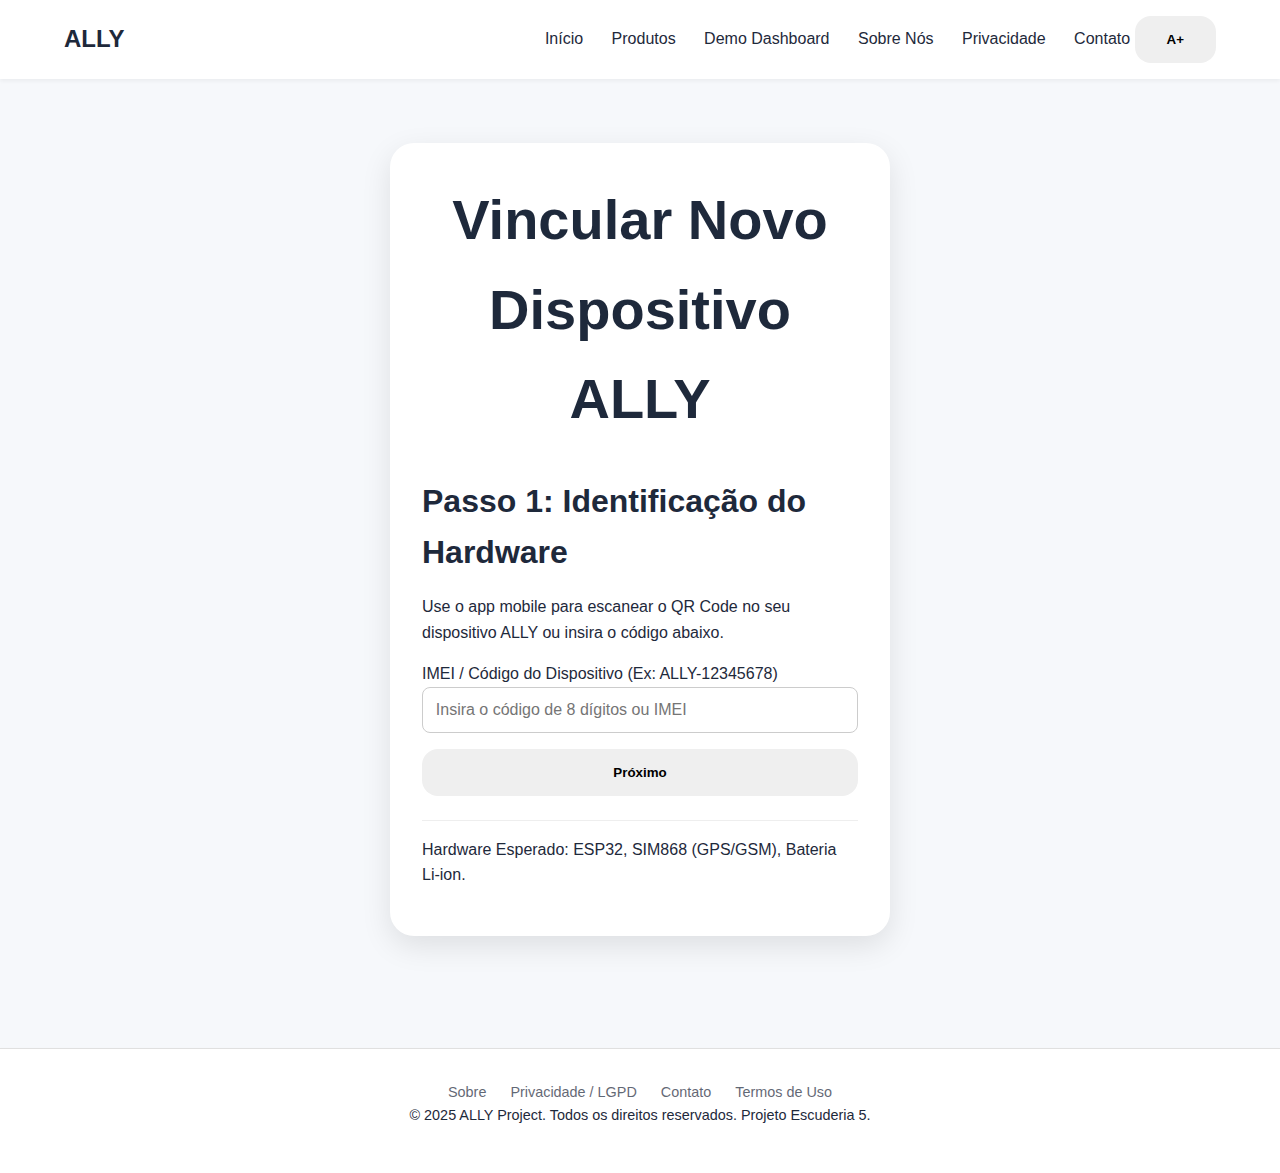
<file: onboarding.html>
<!DOCTYPE html>
<html lang="pt-BR">
<head>
    <meta charset="UTF-8">
    <meta name="viewport" content="width=device-width, initial-scale=1.0">
    <title>Vincular Dispositivo - ALLY</title>
    <link rel="stylesheet" href="styles.css">
    <link rel="manifest" href="manifest.json">
</head>
<body>

    <header class="header">
        <a href="index.html" class="logo">ALLY</a>
        <nav class="nav-menu">
            <a href="index.html">Início</a>
            <a href="produtos.html">Produtos</a>
            <a href="dashboard.html">Demo Dashboard</a>
            <a href="sobre.html">Sobre Nós</a>
            <a href="privacidade.html">Privacidade</a>
            <a href="contato.html">Contato</a>
            <button id="toggle-high-contrast" class="btn-secondary btn" aria-label="Alternar Modo Alto Contraste">A+</button>
        </nav>
    </header>

    <main>
        <section class="onboarding-flow">
            <h1 style="text-align: center; margin-bottom: 2rem;">Vincular Novo Dispositivo ALLY</h1>
            
            <form id="onboarding-form">
                
                <div class="onboarding-step active" id="step-1">
                    <h2>Passo 1: Identificação do Hardware</h2>
                    <p>Use o app mobile para escanear o QR Code no seu dispositivo ALLY ou insira o código abaixo.</p>
                    
                    <label for="device-code">IMEI / Código do Dispositivo (Ex: ALLY-12345678)</label>
                    <input type="text" id="device-code" name="device-code" required placeholder="Insira o código de 8 dígitos ou IMEI" aria-required="true">
                    
                    <button type="button" class="btn btn-primary" id="next-step-1" style="width: 100%;">Próximo</button>
                    
                    <div style="margin-top: 1.5rem; border-top: 1px solid #eee; padding-top: 1rem;">
                        <p>Hardware Esperado: ESP32, SIM868 (GPS/GSM), Bateria Li-ion.</p>
                    </div>
                </div>

                <div class="onboarding-step" id="step-2">
                    <h2>Passo 2: Configuração de Perfil</h2>
                    <p>Selecione o perfil do usuário para ativar a lógica Anti-Falso-Positivo ideal.</p>
                    
                    <label for="profile-type">Tipo de Perfil do Usuário:</label>
                    <select id="profile-type" name="profile-type" required aria-required="true">
                        <option value="">-- Selecione --</option>
                        <option value="crianca">Criança (Até 12 anos)</option>
                        <option value="jovem">Jovem (13 a 17 anos)</option>
                        <option value="adulto">Adulto (18+)</option>
                    </select>
                    
                    <p style="font-size: 0.9rem; margin-bottom: 1rem;">*O perfil ajusta os limites de velocidade e deslocamento para evitar alarmes falsos.</p>
                    
                    <div style="display: flex; justify-content: space-between;">
                        <button type="button" class="btn btn-secondary" id="prev-step-2">Voltar</button>
                        <button type="submit" class="btn btn-primary">Vincular Dispositivo</button>
                    </div>
                </div>
                
                <div class="onboarding-step" id="step-3">
                    <h2 style="color: var(--color-success);">✅ Dispositivo Vinculado com Sucesso!</h2>
                    <p>O dispositivo de código <strong><span id="summary-code"></span></strong> foi adicionado à sua conta ALLY com o perfil <strong><span id="summary-profile"></span></strong>.</p>
                    <p>Agora você pode monitorar o usuário no <a href="dashboard.html">Dashboard Mentor</a>.</p>
                    <a href="index.html" class="btn btn-primary" style="width: 100%; margin-top: 2rem;">Ir para Página Inicial</a>
                </div>

            </form>
        </section>
    </main>

    <footer class="footer">
        <div class="footer-links">
            <a href="sobre.html">Sobre</a>
            <a href="privacidade.html">Privacidade / LGPD</a>
            <a href="contato.html">Contato</a>
            <a href="#">Termos de Uso</a>
        </div>
        <p>© 2025 ALLY Project. Todos os direitos reservados. Projeto Escuderia 5.</p>
    </footer>

    <script src="app.js"></script>
</body>
</html>
</file>
<file: styles.css>
/*
 * styles.css
 * Paleta, Tipografia, Acessibilidade e Estilos Globais
 */

/* 1. VARIÁVEIS CSS (PALETA PASTEIS) */
:root {
    --color-off-white: #F6F8FB;        /* Fundo principal */
    --color-primary-soft: #A8C6FF;     /* Azul Pastel */
    --color-accent-peach: #FFD8B8;     /* Pêssego Claro */
    --color-accent-mint: #C8F7D6;      /* Verde Menta Claro */
    --color-text-dark: #1E293B;        /* Azul Petróleo Suave */
    --color-success: #3AC48A;          /* Verde para Seguro */
    --color-warning: #FFBF00;          /* Amarelo para Deslocamento */
    --color-danger: #FF6B6B;           /* Vermelho para Risco/SOS */
    --color-white: #FFFFFF;
    
    --border-radius-sm: 8px;
    --border-radius-md: 16px;
    --border-radius-lg: 24px;
    
    --font-family-base: 'Inter', 'Segoe UI', Roboto, Helvetica, Arial, sans-serif;
}

/* RESET e Base */
*, *::before, *::after {
    box-sizing: border-box;
    margin: 0;
    padding: 0;
}

body {
    font-family: var(--font-family-base);
    background-color: var(--color-off-white);
    color: var(--color-text-dark);
    line-height: 1.6;
    min-height: 100vh;
    display: flex;
    flex-direction: column;
}

main {
    flex-grow: 1;
}

/* 2. TIPOGRAFIA */
h1, h2, h3 {
    font-weight: 700;
    margin-bottom: 0.5em;
}
h1 { font-size: 2.5rem; }
h2 { font-size: 2rem; }
p { margin-bottom: 1em; }

@media (min-width: 768px) {
    h1 { font-size: 3.5rem; }
}

/* 3. ACESSIBILIDADE E ARIA */
[aria-hidden="true"] {
    display: none;
}
:focus {
    outline: 3px solid var(--color-primary-soft);
    outline-offset: 2px;
}
/* Modo Alto Contraste (Simulado) */
.high-contrast {
    filter: grayscale(100%) contrast(200%);
    background-color: #000 !important;
    color: #FFF !important;
}

/* 4. COMPONENTES BASE */

/* Botões */
.btn {
    display: inline-flex;
    align-items: center;
    justify-content: center;
    padding: 1rem 2rem;
    border: none;
    border-radius: var(--border-radius-md);
    cursor: pointer;
    font-weight: 600;
    text-decoration: none;
    transition: transform 0.2s, box-shadow 0.2s, background-color 0.2s;
}

.btn-

.card-device {
    padding: var(--border-radius-md);
    text-align: center;
    box-shadow: 0 4px 10px rgba(0, 0, 0, 0.05);
}
.card-device img {
    max-width: 80%;
    height: auto;
    margin-bottom: 1rem;
    border-radius: var(--border-radius-sm);
    transition: transform 0.3s;
}
.card-device:hover img {
    transform: scale(1.05);
}

/* 5. HEADER E FOOTER */
.header, .footer {
    padding: 1rem 5%;
    background-color: var(--color-white);
    box-shadow: 0 2px 4px rgba(0, 0, 0, 0.05);
    z-index: 1000;
}
.header {
    display: flex;
    justify-content: space-between;
    align-items: center;
}
.nav-menu a {
    text-decoration: none;
    color: var(--color-text-dark);
    margin-left: 1.5rem;
    padding: 0.5rem 0;
    position: relative;
    transition: color 0.2s;
}
.nav-menu a:hover::after,
.nav-menu a.active::after {
    content: '';
    position: absolute;
    bottom: 0;
    left: 0;
    width: 100%;
    height: 3px;
    background-color: var(--color-primary-soft);
    border-radius: 2px;
}
.logo {
    font-weight: 800;
    font-size: 1.5rem;
    color: var(--color-text-dark);
    text-decoration: none;
}

/* 6. PÁGINA HOME (INDEX) */
.hero {
    background-color: var(--color-accent-peach);
    padding: 4rem 5%;
    text-align: center;
    border-bottom-left-radius: var(--border-radius-lg);
    border-bottom-right-radius: var(--border-radius-lg);
}
.hero-content {
    max-width: 900px;
    margin: 0 auto;
}
.hero h1 {
    font-size: clamp(2rem, 5vw, 4rem);
    line-height: 1.1;
    margin-bottom: 1rem;
}
.hero p {
    font-size: 1.25rem;
    opacity: 0.8;
    margin-bottom: 2rem;
}
.hero-actions .btn {
    margin: 0.5rem;
}
.features-section {
    padding: 3rem 5%;
}
.feature-grid {
    display: grid;
    grid-template-columns: repeat(auto-fit, minmax(280px, 1fr));
    gap: 2rem;
    margin-top: 2rem;
}
.feature-card {
    display: flex;
    align-items: flex-start;
    padding: var(--border-radius-md);
    background-color: var(--color-white);
    border-radius: var(--border-radius-md);
    box-shadow: 0 6px 15px rgba(0, 0, 0, 0.08);
}
.feature-card .icon {
    font-size: 2rem;
    color: var(--color-primary-soft);
    margin-right: 1rem;
}

/* 7. DASHBOARD MAPA (Específicos) */
#map-container {
    height: 100vh;
    width: 100%;
    position: relative;
    overflow: hidden;
}

.map-mock {
    width: 100%;
    height: 100%;
    background-image: url('assets/images/map-mock.webp'); /* Imagem de base como mock */
    background-size: cover;
    background-position: center;
    filter: grayscale(10%);
}

.marker {
    position: absolute;
    cursor: pointer;
    transform: translate(-50%, -50%);
    transition: z-index 0.3s;
    z-index: 50; /* Base Z-index para markers */
}

.marker:hover {
    z-index: 60;
}

.marker-status-ring {
    width: 60px;
    height: 60px;
    border-radius: 50%;
    position: absolute;
    top: 50%;
    left: 50%;
    transform: translate(-50%, -50%);
    border: 4px solid;
    transition: border-color 0.4s;
}

.marker-status-ring.status-safe { border-color: var(--color-success); }
.marker-status-ring.status-moving { border-color: var(--color-warning); }
.marker-status-ring.status-risk, .marker-status-ring.status-sos {
    border-color: var(--color-danger);
    animation: pulse 1s infinite alternate;
}

@keyframes pulse {
    from { opacity: 1; box-shadow: 0 0 0 0 rgba(255, 107, 107, 0.7); }
    to { opacity: 0.8; box-shadow: 0 0 0 10px rgba(255, 107, 107, 0); }
}

.marker-photo {
    width: 50px;
    height: 50px;
    border-radius: 50%;
    overflow: hidden;
    position: relative;
    z-index: 5;
    background-color: var(--color-white);
    border: 3px solid var(--color-white);
    transition: border-color 0.3s;
}

.marker-photo img {
    width: 100%;
    height: 100%;
    object-fit: cover;
}

.user-panel {
    position: absolute;
    top: 0;
    right: 0;
    width: clamp(300px, 40vw, 400px);
    height: 100%;
    background-color: var(--color-white);
    box-shadow: -4px 0 15px rgba(0, 0, 0, 0.1);
    transform: translateX(100%);
    transition: transform 0.4s ease-out;
    padding: 2rem;
    overflow-y: auto;
    z-index: 100;
}

.user-panel.is-open {
    transform: translateX(0);
}

.panel-header {
    display: flex;
    align-items: center;
    margin-bottom: 1.5rem;
}

.panel-info p {
    margin-bottom: 0.5rem;
    font-size: 0.95rem;
}
.panel-info strong {
    font-weight: 600;
    color: var(--color-text-dark);
}

.sos-alert-banner {
    background-color: var(--color-danger);
    color: var(--color-white);
    padding: 1rem;
    text-align: center;
    font-weight: 700;
    position: absolute;
    top: 0;
    left: 0;
    width: 100%;
    transform: translateY(-100%);
    transition: transform 0.4s ease-out;
    z-index: 1000;
}

.sos-alert-banner.active {
    transform: translateY(0);
    animation: alert-flash 0.5s infinite alternate;
}

@keyframes alert-flash {
    from { opacity: 1; }
    to { opacity: 0.8; }
}

/* Botão SOS grande e focalizável (simulação de acionamento) */
#sos-trigger-button {
    position: fixed;
    bottom: 20px;
    left: 50%;
    transform: translateX(-50%);
    background-color: var(--color-danger);
    color: var(--color-white);
    font-size: 1.5rem;
    padding: 1.5rem 3rem;
    border-radius: var(--border-radius-lg);
    box-shadow: 0 6px 20px rgba(255, 107, 107, 0.5);
    z-index: 150;
    transition: background-color 0.2s, transform 0.2s;
}

#sos-trigger-button:hover, #sos-trigger-button:focus {
    background-color: #e65c5c;
    transform: translateX(-50%) scale(1.05);
}

/* 8. PÁGINA PRODUTOS */
.specs-section {
    padding: 3rem 5%;
    background-color: var(--color-white);
    margin: 2rem 0;
    border-radius: var(--border-radius-lg);
}

.tech-specs-grid {
    display: flex;
    flex-wrap: wrap;
    justify-content: space-around;
    gap: 2rem;
    text-align: center;
}

.spec-item {
    flex-basis: 150px;
    padding: 1rem;
    border-radius: var(--border-radius-md);
    background-color: var(--color-off-white);
}

.spec-icon {
    font-size: 2.5rem;
    color: var(--color-primary-soft);
    margin-bottom: 0.5rem;
}

.diagram-container {
    margin: 3rem auto;
    max-width: 600px;
    padding: 2rem;
    background-color: var(--color-accent-mint);
    border-radius: var(--border-radius-lg);
    box-shadow: inset 0 0 10px rgba(0, 0, 0, 0.05);
}

/* 9. ONBOARDING / VINCULAÇÃO */
.onboarding-flow {
    max-width: 500px;
    margin: 4rem auto;
    padding: 2rem;
    background-color: var(--color-white);
    border-radius: var(--border-radius-lg);
    box-shadow: 0 10px 30px rgba(0, 0, 0, 0.1);
}

.onboarding-step {
    display: none;
    animation: fadeIn 0.5s ease-out;
}

.onboarding-step.active {
    display: block;
}

@keyframes fadeIn {
    from { opacity: 0; transform: translateY(20px); }
    to { opacity: 1; transform: translateY(0); }
}

input[type="text"], input[type="number"], select {
    width: 100%;
    padding: 0.8rem;
    margin-bottom: 1rem;
    border: 1px solid #ccc;
    border-radius: var(--border-radius-sm);
    font-size: 1rem;
    transition: border-color 0.2s;
}
input:focus {
    border-color: var(--color-primary-soft);
    box-shadow: 0 0 0 3px rgba(168, 198, 255, 0.5);
}

/* Placeholder para Imagens (Regra de Incorporação) */
.asset-placeholder {
    display: flex;
    flex-direction: column;
    align-items: center;
    justify-content: center;
    text-align: center;
    min-height: 200px;
    background-color: var(--color-off-white);
    border: 2px dashed #ccc;
    border-radius: var(--border-radius-md);
    color: #888;
    padding: 1rem;
}

.asset-placeholder .icon-placeholder {
    font-size: 3rem;
    margin-bottom: 0.5rem;
}

/* Otimização: Lazy Load e Prefetch (visuais) */
img[loading="lazy"] {
    opacity: 0;
    transition: opacity 0.5s;
}
img[loading="lazy"].loaded {
    opacity: 1;
}
/* Prefetch mock: visualmente, a cor do link indica pre-carregamento */
a.prefetch-link:hover {
    color: var(--color-danger); /* Exemplo visual, JS faria a lógica */
}

/* FOOTER */
.footer {
    margin-top: 3rem;
    text-align: center;
    border-top: 1px solid #E0E0E0;
    padding: 2rem 5%;
    font-size: 0.9rem;
    background-color: var(--color-white);
}
.footer-links a {
    color: var(--color-text-dark);
    text-decoration: none;
    margin: 0 10px;
    opacity: 0.7;
}
.footer-links a:hover {
    opacity: 1;
    text-decoration: underline;
}

/* Responsividade Geral */
@media (max-width: 768px) {
    .header {
        flex-direction: column;
        align-items: flex-start;
    }
    .nav-menu {
        margin-top: 1rem;
        width: 100%;
        display: flex;
        flex-direction: column;
    }
    .nav-menu a {
        margin-left: 0;
        margin-bottom: 0.5rem;
    }
    .feature-grid {
        grid-template-columns: 1fr;
    }
    .user-panel {
        width: 100%;
        /* Oculta em telas pequenas para evitar conflito com mapa */
        transform: translateY(100%);
        transition: transform 0.4s ease-out;
        box-shadow: 0 -4px 15px rgba(0, 0, 0, 0.1);
    }
    .user-panel.is-open {
        transform: translateY(0);
        height: 60vh; /* Ocupa parte da tela */
        bottom: 0;
        top: auto;
    }
    #map-container {
        height: 100vh;
    }
}
</file>
